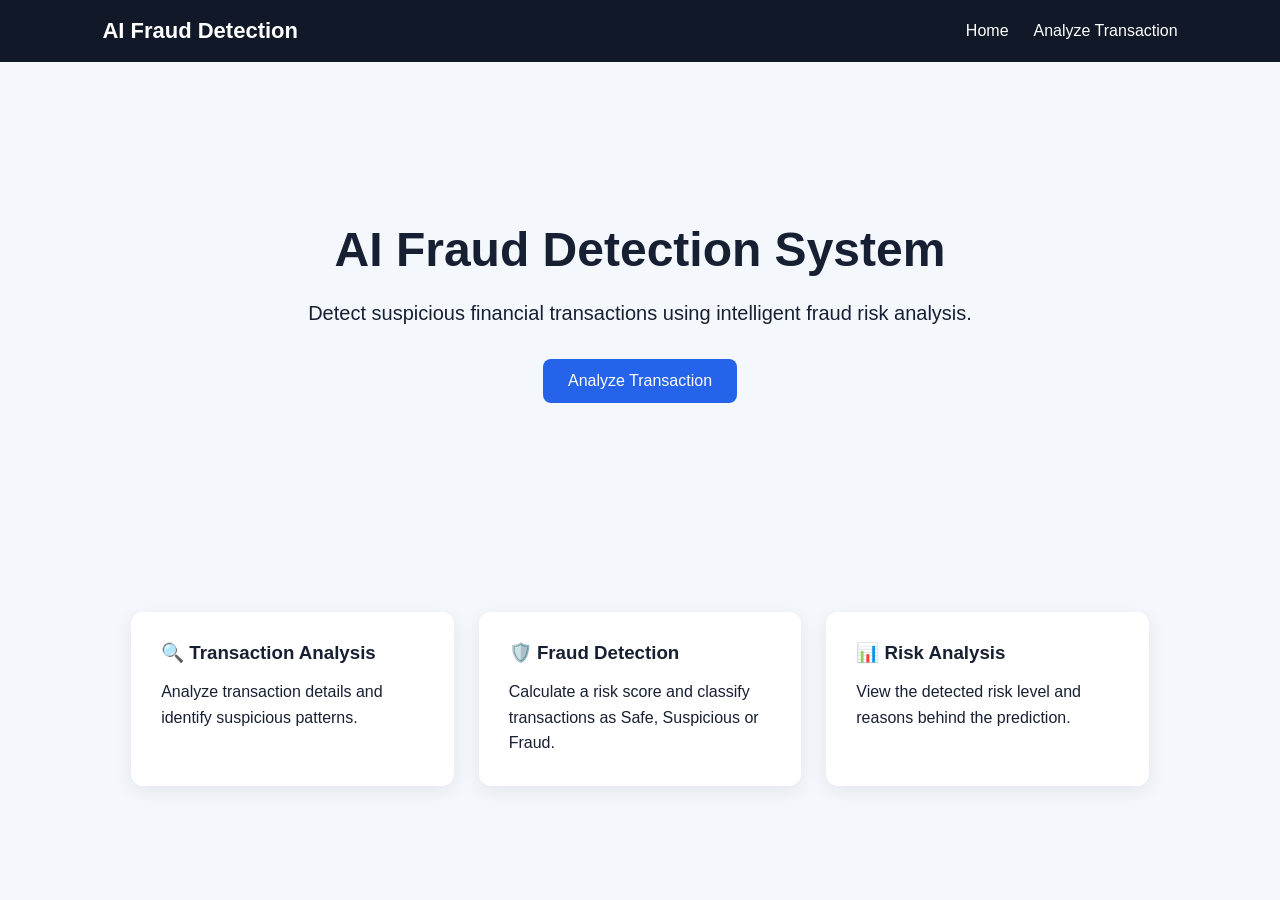
<file: src/main/webapp/index.html>
<!DOCTYPE html>
<html lang="en">

<head>

    <meta charset="UTF-8">

    <meta name="viewport"
          content="width=device-width, initial-scale=1.0">

    <title>AI Fraud Detection System</title>

    <link rel="stylesheet"
          href="css/style.css">

</head>

<body>

    <nav>

        <div class="logo">
            AI Fraud Detection
        </div>

        <div class="nav-links">

            <a href="index.html">
                Home
            </a>

            <a href="dashboard.html">
                Analyze Transaction
            </a>

        </div>

    </nav>


    <section class="hero">

        <div class="hero-content">

            <h1>
                AI Fraud Detection System
            </h1>

            <p>
                Detect suspicious financial transactions
                using intelligent fraud risk analysis.
            </p>

            <a href="dashboard.html"
               class="button">

                Analyze Transaction

            </a>

        </div>

    </section>


    <section class="features">

        <div class="feature-card">

            <h3>
                🔍 Transaction Analysis
            </h3>

            <p>
                Analyze transaction details and
                identify suspicious patterns.
            </p>

        </div>


        <div class="feature-card">

            <h3>
                🛡️ Fraud Detection
            </h3>

            <p>
                Calculate a risk score and classify
                transactions as Safe, Suspicious or Fraud.
            </p>

        </div>


        <div class="feature-card">

            <h3>
                📊 Risk Analysis
            </h3>

            <p>
                View the detected risk level and
                reasons behind the prediction.
            </p>

        </div>

    </section>

</body>

</html>
</file>
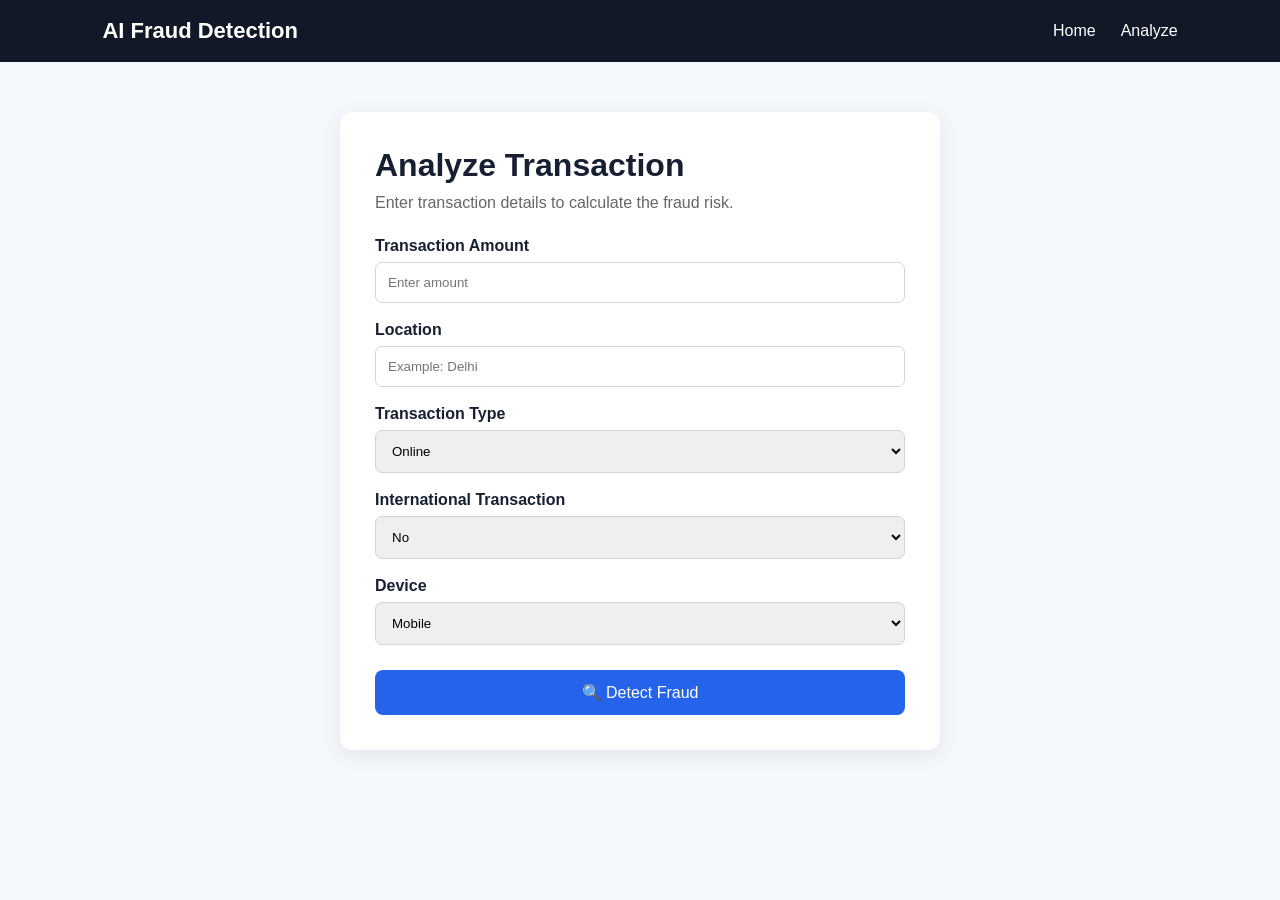
<file: src/main/webapp/dashboard.html>
<!DOCTYPE html>
<html lang="en">

<head>

    <meta charset="UTF-8">

    <meta name="viewport"
          content="width=device-width, initial-scale=1.0">

    <title>Analyze Transaction</title>

    <link rel="stylesheet"
          href="css/style.css">

</head>

<body>

    <nav>

        <div class="logo">
            AI Fraud Detection
        </div>

        <div class="nav-links">

            <a href="index.html">
                Home
            </a>

            <a href="dashboard.html">
                Analyze
            </a>

        </div>

    </nav>


    <div class="form-container">

        <h1>
            Analyze Transaction
        </h1>

        <p class="subtitle">
            Enter transaction details to calculate
            the fraud risk.
        </p>


        <form action="analyze"
              method="post">


            <label>
                Transaction Amount
            </label>

            <input
                type="number"
                name="amount"
                step="0.01"
                placeholder="Enter amount"
                required
            >


            <label>
                Location
            </label>

            <input
                type="text"
                name="location"
                placeholder="Example: Delhi"
                required
            >


            <label>
                Transaction Type
            </label>

            <select name="transactionType">

                <option value="Online">
                    Online
                </option>

                <option value="Offline">
                    Offline
                </option>

            </select>


            <label>
                International Transaction
            </label>

            <select name="international">

                <option value="no">
                    No
                </option>

                <option value="yes">
                    Yes
                </option>

            </select>


            <label>
                Device
            </label>

            <select name="device">

                <option value="Mobile">
                    Mobile
                </option>

                <option value="Laptop">
                    Laptop
                </option>

                <option value="Unknown">
                    Unknown
                </option>

            </select>


            <button type="submit">

                🔍 Detect Fraud

            </button>

        </form>

    </div>

</body>

</html>
</file>
<file: src/main/webapp/css/style.css>
* {
    margin: 0;
    padding: 0;
    box-sizing: border-box;
}

body {
    font-family: Arial, sans-serif;
    background: #f4f7fb;
    color: #172033;
}

nav {
    background: #111827;
    color: white;
    padding: 18px 8%;
    display: flex;
    align-items: center;
}

.logo {
    font-size: 22px;
    font-weight: bold;
}

.nav-links {
    margin-left: auto;
    display: flex;
    gap: 25px;
}

.nav-links a {
    color: white;
    text-decoration: none;
}

.hero {
    min-height: 500px;
    display: flex;
    justify-content: center;
    align-items: center;
    text-align: center;
    padding: 40px;
}

.hero-content {
    max-width: 750px;
}

.hero h1 {
    font-size: 48px;
    margin-bottom: 20px;
}

.hero p {
    font-size: 20px;
    line-height: 1.6;
    margin-bottom: 30px;
}

.button {
    display: inline-block;
    padding: 13px 25px;
    background: #2563eb;
    color: white;
    text-decoration: none;
    border-radius: 8px;
}

.features {
    display: flex;
    gap: 25px;
    justify-content: center;
    padding: 50px 8%;
}

.feature-card {
    background: white;
    padding: 30px;
    border-radius: 12px;
    width: 30%;
    box-shadow: 0 5px 20px rgba(0,0,0,0.08);
}

.feature-card h3 {
    margin-bottom: 15px;
}

.feature-card p {
    line-height: 1.6;
}

.form-container {
    width: 600px;
    max-width: 90%;
    margin: 50px auto;
    background: white;
    padding: 35px;
    border-radius: 12px;
    box-shadow: 0 5px 20px rgba(0,0,0,0.08);
}

.form-container h1 {
    margin-bottom: 10px;
}

.subtitle {
    margin-bottom: 25px;
    color: #666;
}

form label {
    display: block;
    margin-top: 18px;
    margin-bottom: 7px;
    font-weight: bold;
}

form input,
form select {
    width: 100%;
    padding: 12px;
    border: 1px solid #d1d5db;
    border-radius: 7px;
}

form button {
    width: 100%;
    margin-top: 25px;
    padding: 13px;
    background: #2563eb;
    color: white;
    border: none;
    border-radius: 8px;
    font-size: 16px;
    cursor: pointer;
}

.result-container {
    width: 650px;
    max-width: 90%;
    margin: 60px auto;
    text-align: center;
}

.result-card {
    background: white;
    margin: 30px 0;
    padding: 35px;
    border-radius: 12px;
    box-shadow: 0 5px 20px rgba(0,0,0,0.08);
}

.result-card p {
    margin: 15px 0;
}

.score {
    margin: 25px 0;
    padding: 20px;
    background: #eef4ff;
    border-radius: 10px;
}

.score span {
    display: block;
    margin-bottom: 8px;
}

.score strong {
    font-size: 35px;
}

.reason {
    margin-top: 25px;
    padding: 20px;
    background: #f3f4f6;
    border-radius: 8px;
    text-align: left;
}

.reason h3 {
    margin-bottom: 10px;
}
</file>
